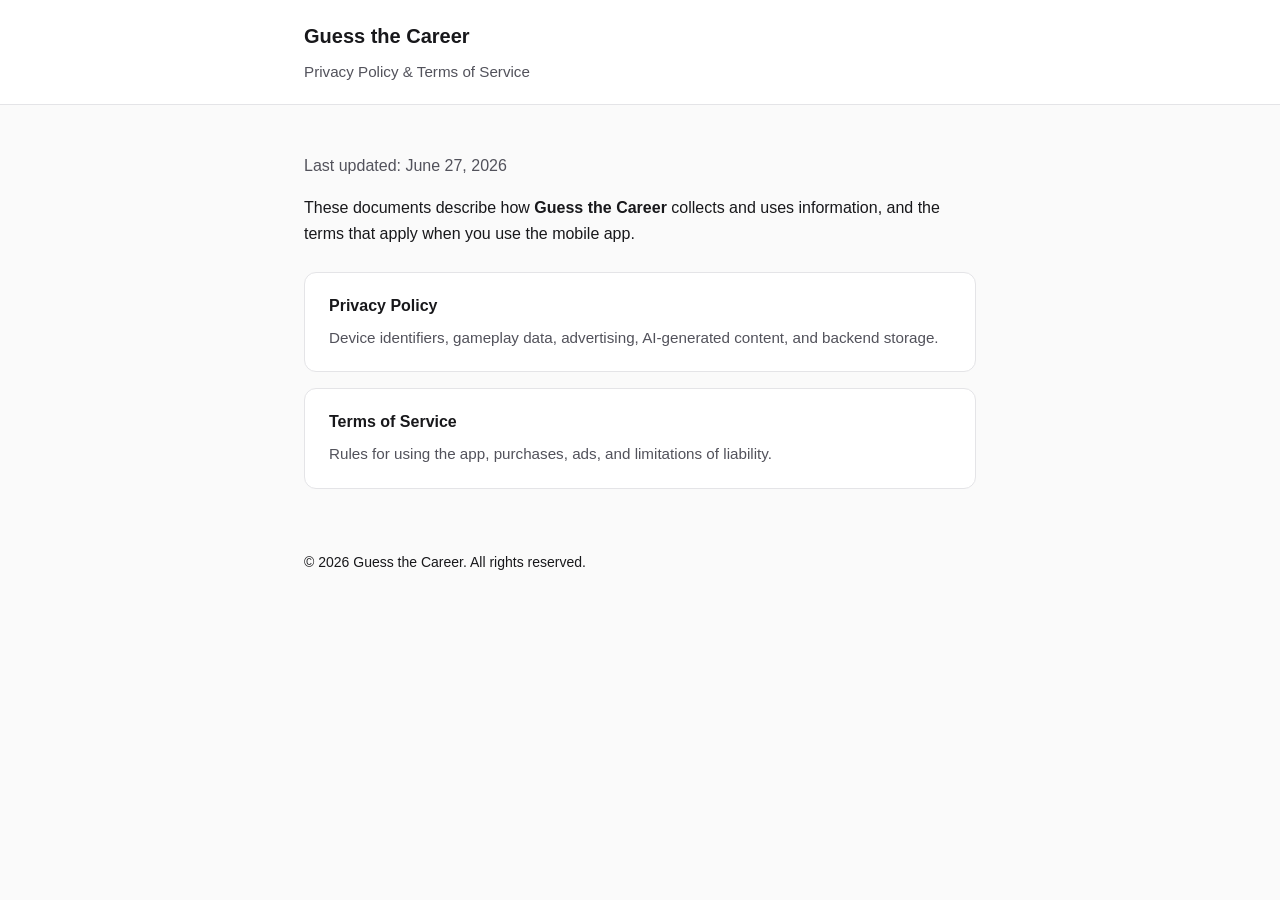
<file: index.html>
<!DOCTYPE html>
<html lang="en">
<head>
  <meta charset="utf-8">
  <meta name="viewport" content="width=device-width, initial-scale=1">
  <title>Guess the Career — Legal</title>
  <link rel="stylesheet" href="style.css">
</head>
<body>
  <header>
    <div class="header-inner">
      <h1>Guess the Career</h1>
      <p>Privacy Policy &amp; Terms of Service</p>
    </div>
  </header>

  <main>
    <p class="muted">Last updated: June 27, 2026</p>

    <p>
      These documents describe how <strong>Guess the Career</strong> collects and uses information,
      and the terms that apply when you use the mobile app.
    </p>

    <nav class="links" aria-label="Legal documents">
      <a class="card" href="privacy-policy.html">
        <strong>Privacy Policy</strong>
        <span>Device identifiers, gameplay data, advertising, AI-generated content, and backend storage.</span>
      </a>
      <a class="card" href="terms-of-service.html">
        <strong>Terms of Service</strong>
        <span>Rules for using the app, purchases, ads, and limitations of liability.</span>
      </a>
    </nav>
  </main>

  <footer>
    <p>&copy; 2026 Guess the Career. All rights reserved.</p>
  </footer>
</body>
</html>
</file>
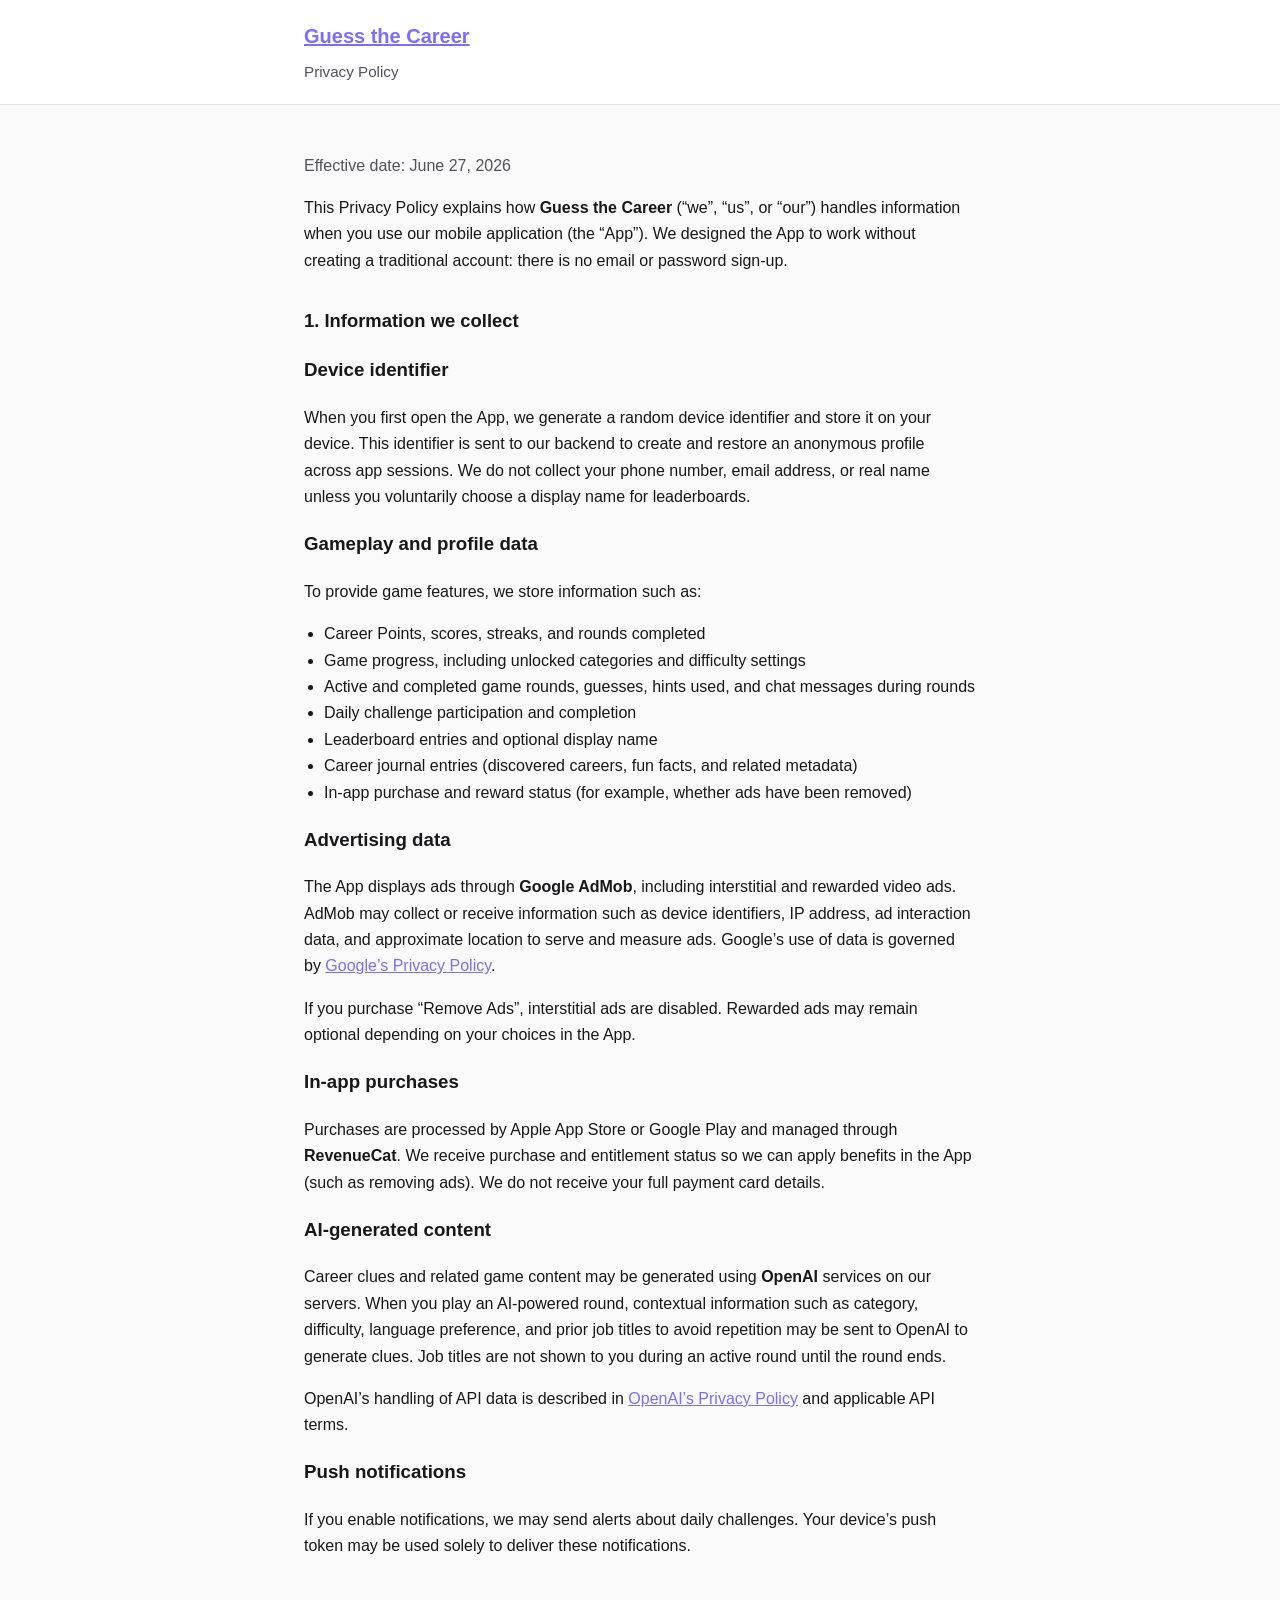
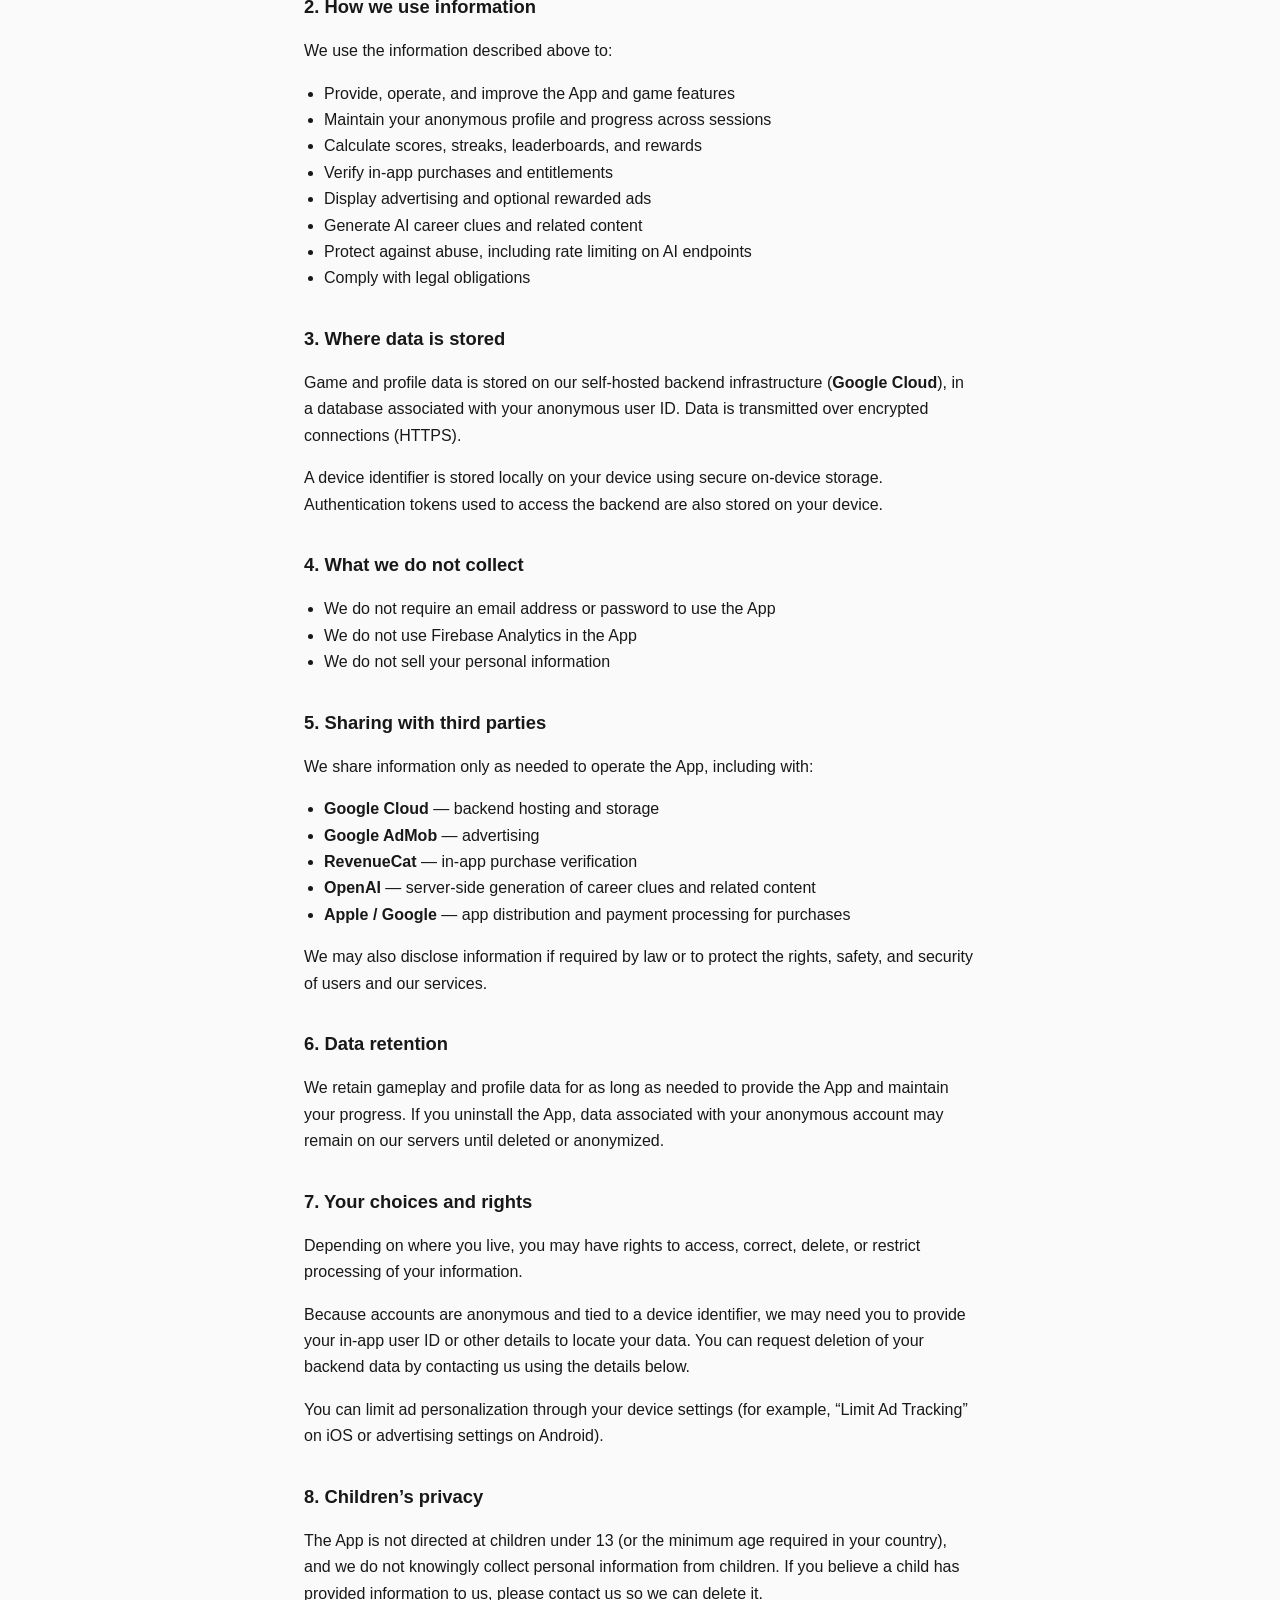
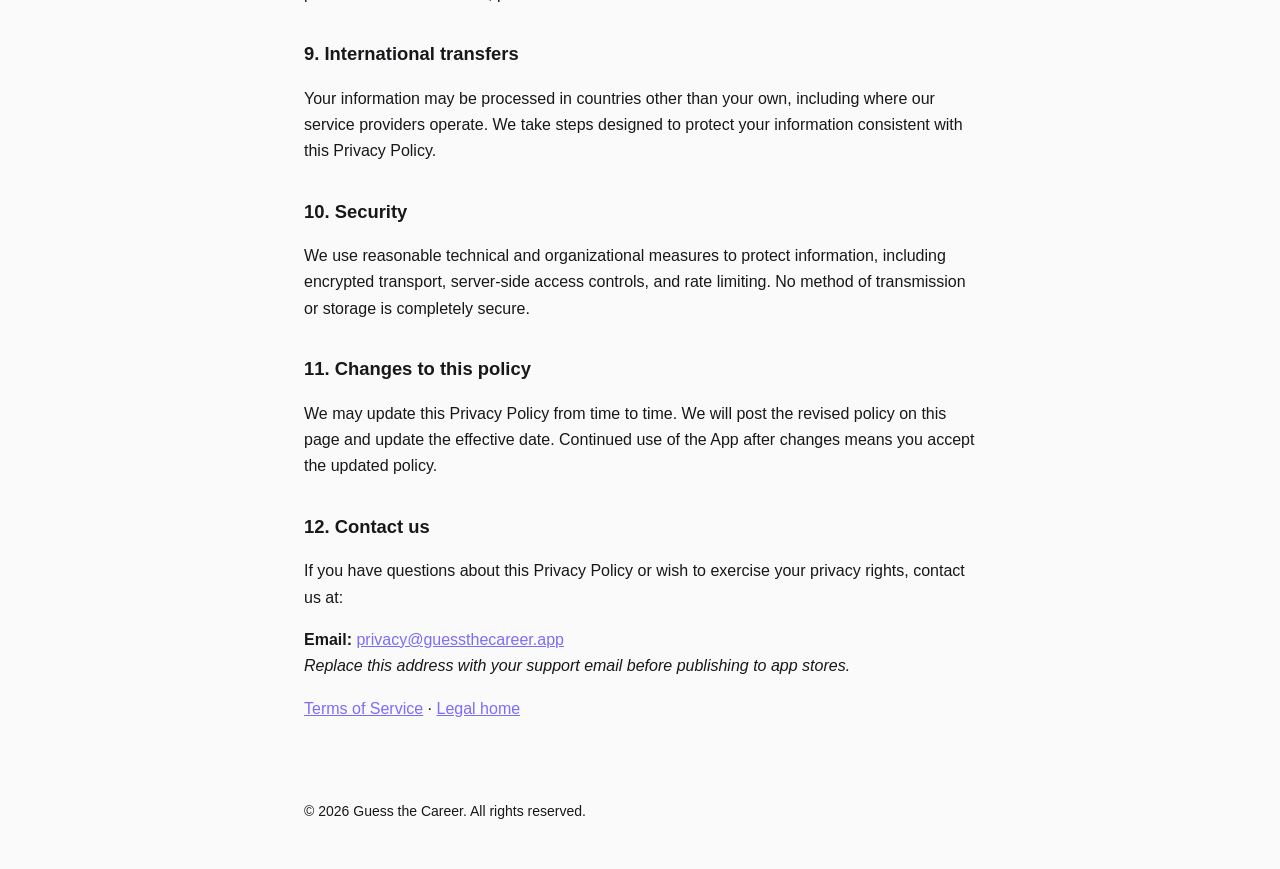
<file: privacy-policy.html>
<!DOCTYPE html>
<html lang="en">
<head>
  <meta charset="utf-8">
  <meta name="viewport" content="width=device-width, initial-scale=1">
  <title>Privacy Policy — Guess the Career</title>
  <link rel="stylesheet" href="style.css">
</head>
<body>
  <header>
    <div class="header-inner">
      <h1><a href="index.html">Guess the Career</a></h1>
      <p>Privacy Policy</p>
    </div>
  </header>

  <main>
    <p class="muted">Effective date: June 27, 2026</p>

    <p>
      This Privacy Policy explains how <strong>Guess the Career</strong> (“we”, “us”, or “our”)
      handles information when you use our mobile application (the “App”).
      We designed the App to work without creating a traditional account: there is no email
      or password sign-up.
    </p>

    <h2>1. Information we collect</h2>

    <h3>Device identifier</h3>
    <p>
      When you first open the App, we generate a random device identifier and store it on your
      device. This identifier is sent to our backend to create and restore an anonymous profile
      across app sessions. We do not collect your phone number, email address, or real name
      unless you voluntarily choose a display name for leaderboards.
    </p>

    <h3>Gameplay and profile data</h3>
    <p>To provide game features, we store information such as:</p>
    <ul>
      <li>Career Points, scores, streaks, and rounds completed</li>
      <li>Game progress, including unlocked categories and difficulty settings</li>
      <li>Active and completed game rounds, guesses, hints used, and chat messages during rounds</li>
      <li>Daily challenge participation and completion</li>
      <li>Leaderboard entries and optional display name</li>
      <li>Career journal entries (discovered careers, fun facts, and related metadata)</li>
      <li>In-app purchase and reward status (for example, whether ads have been removed)</li>
    </ul>

    <h3>Advertising data</h3>
    <p>
      The App displays ads through <strong>Google AdMob</strong>, including interstitial and
      rewarded video ads. AdMob may collect or receive information such as device identifiers,
      IP address, ad interaction data, and approximate location to serve and measure ads.
      Google’s use of data is governed by
      <a href="https://policies.google.com/privacy" rel="noopener noreferrer">Google’s Privacy Policy</a>.
    </p>
    <p>
      If you purchase “Remove Ads”, interstitial ads are disabled. Rewarded ads may remain
      optional depending on your choices in the App.
    </p>

    <h3>In-app purchases</h3>
    <p>
      Purchases are processed by Apple App Store or Google Play and managed through
      <strong>RevenueCat</strong>. We receive purchase and entitlement status so we can apply
      benefits in the App (such as removing ads). We do not receive your full payment card details.
    </p>

    <h3>AI-generated content</h3>
    <p>
      Career clues and related game content may be generated using <strong>OpenAI</strong> services
      on our servers. When you play an AI-powered round, contextual information such as category,
      difficulty, language preference, and prior job titles to avoid repetition may be sent to OpenAI
      to generate clues. Job titles are not shown to you during an active round until the round ends.
    </p>
    <p>
      OpenAI’s handling of API data is described in
      <a href="https://openai.com/policies/privacy-policy" rel="noopener noreferrer">OpenAI’s Privacy Policy</a>
      and applicable API terms.
    </p>

    <h3>Push notifications</h3>
    <p>
      If you enable notifications, we may send alerts about daily challenges. Your device’s push
      token may be used solely to deliver these notifications.
    </p>

    <h2>2. How we use information</h2>
    <p>We use the information described above to:</p>
    <ul>
      <li>Provide, operate, and improve the App and game features</li>
      <li>Maintain your anonymous profile and progress across sessions</li>
      <li>Calculate scores, streaks, leaderboards, and rewards</li>
      <li>Verify in-app purchases and entitlements</li>
      <li>Display advertising and optional rewarded ads</li>
      <li>Generate AI career clues and related content</li>
      <li>Protect against abuse, including rate limiting on AI endpoints</li>
      <li>Comply with legal obligations</li>
    </ul>

    <h2>3. Where data is stored</h2>
    <p>
      Game and profile data is stored on our self-hosted backend infrastructure
      (<strong>Google Cloud</strong>), in a database associated with your anonymous user ID.
      Data is transmitted over encrypted connections (HTTPS).
    </p>
    <p>
      A device identifier is stored locally on your device using secure on-device storage.
      Authentication tokens used to access the backend are also stored on your device.
    </p>

    <h2>4. What we do not collect</h2>
    <ul>
      <li>We do not require an email address or password to use the App</li>
      <li>We do not use Firebase Analytics in the App</li>
      <li>We do not sell your personal information</li>
    </ul>

    <h2>5. Sharing with third parties</h2>
    <p>We share information only as needed to operate the App, including with:</p>
    <ul>
      <li><strong>Google Cloud</strong> — backend hosting and storage</li>
      <li><strong>Google AdMob</strong> — advertising</li>
      <li><strong>RevenueCat</strong> — in-app purchase verification</li>
      <li><strong>OpenAI</strong> — server-side generation of career clues and related content</li>
      <li><strong>Apple / Google</strong> — app distribution and payment processing for purchases</li>
    </ul>
    <p>
      We may also disclose information if required by law or to protect the rights, safety, and
      security of users and our services.
    </p>

    <h2>6. Data retention</h2>
    <p>
      We retain gameplay and profile data for as long as needed to provide the App and maintain
      your progress. If you uninstall the App, data associated with your anonymous account may
      remain on our servers until deleted or anonymized.
    </p>

    <h2>7. Your choices and rights</h2>
    <p>Depending on where you live, you may have rights to access, correct, delete, or restrict
      processing of your information.</p>
    <p>
      Because accounts are anonymous and tied to a device identifier, we may need you to provide
      your in-app user ID or other details to locate your data. You can request deletion of your
      backend data by contacting us using the details below.
    </p>
    <p>
      You can limit ad personalization through your device settings (for example, “Limit Ad Tracking”
      on iOS or advertising settings on Android).
    </p>

    <h2>8. Children’s privacy</h2>
    <p>
      The App is not directed at children under 13 (or the minimum age required in your country),
      and we do not knowingly collect personal information from children. If you believe a child
      has provided information to us, please contact us so we can delete it.
    </p>

    <h2>9. International transfers</h2>
    <p>
      Your information may be processed in countries other than your own, including where our
      service providers operate. We take steps designed to protect your information consistent
      with this Privacy Policy.
    </p>

    <h2>10. Security</h2>
    <p>
      We use reasonable technical and organizational measures to protect information, including
      encrypted transport, server-side access controls, and rate limiting. No method of transmission
      or storage is completely secure.
    </p>

    <h2>11. Changes to this policy</h2>
    <p>
      We may update this Privacy Policy from time to time. We will post the revised policy on this
      page and update the effective date. Continued use of the App after changes means you accept
      the updated policy.
    </p>

    <h2>12. Contact us</h2>
    <p>
      If you have questions about this Privacy Policy or wish to exercise your privacy rights,
      contact us at:
    </p>
    <p>
      <strong>Email:</strong> <a href="mailto:privacy@guessthecareer.app">privacy@guessthecareer.app</a><br>
      <em>Replace this address with your support email before publishing to app stores.</em>
    </p>

    <p><a href="terms-of-service.html">Terms of Service</a> · <a href="index.html">Legal home</a></p>
  </main>

  <footer>
    <p>&copy; 2026 Guess the Career. All rights reserved.</p>
  </footer>
</body>
</html>
</file>
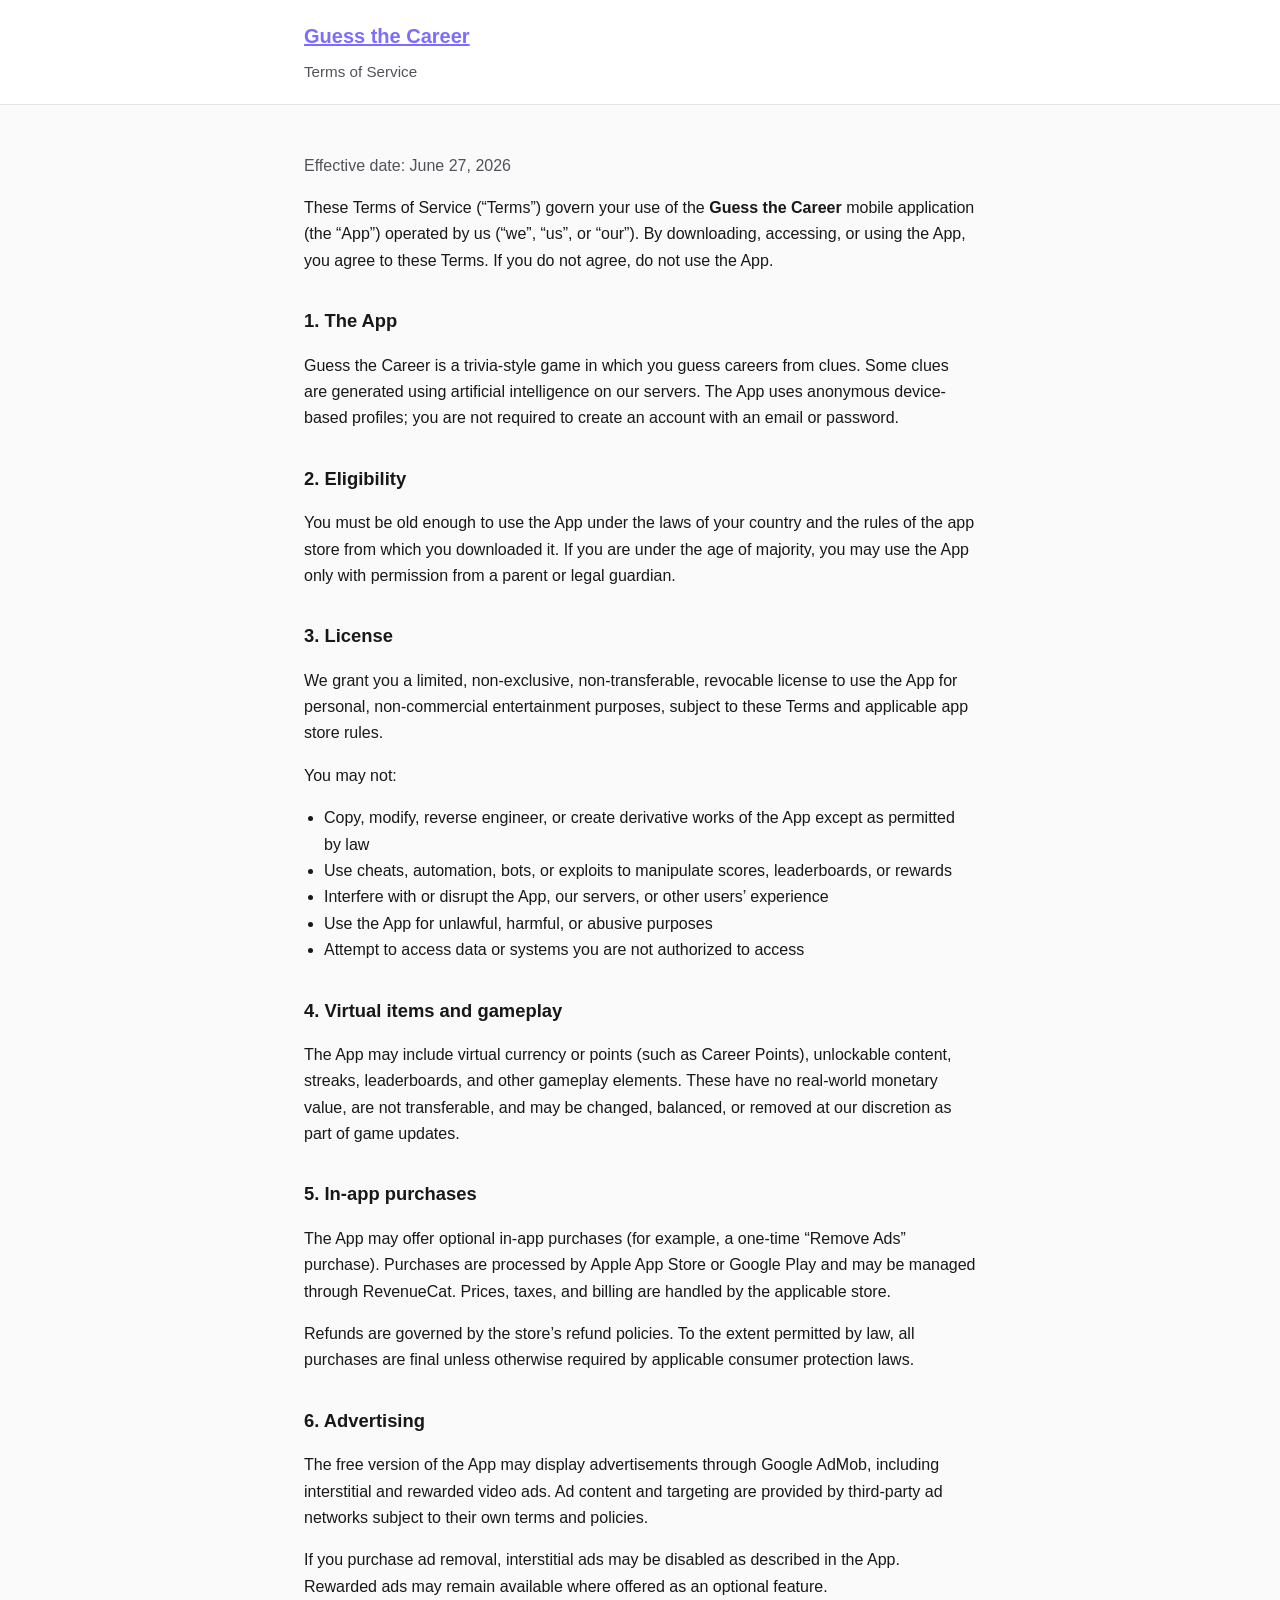
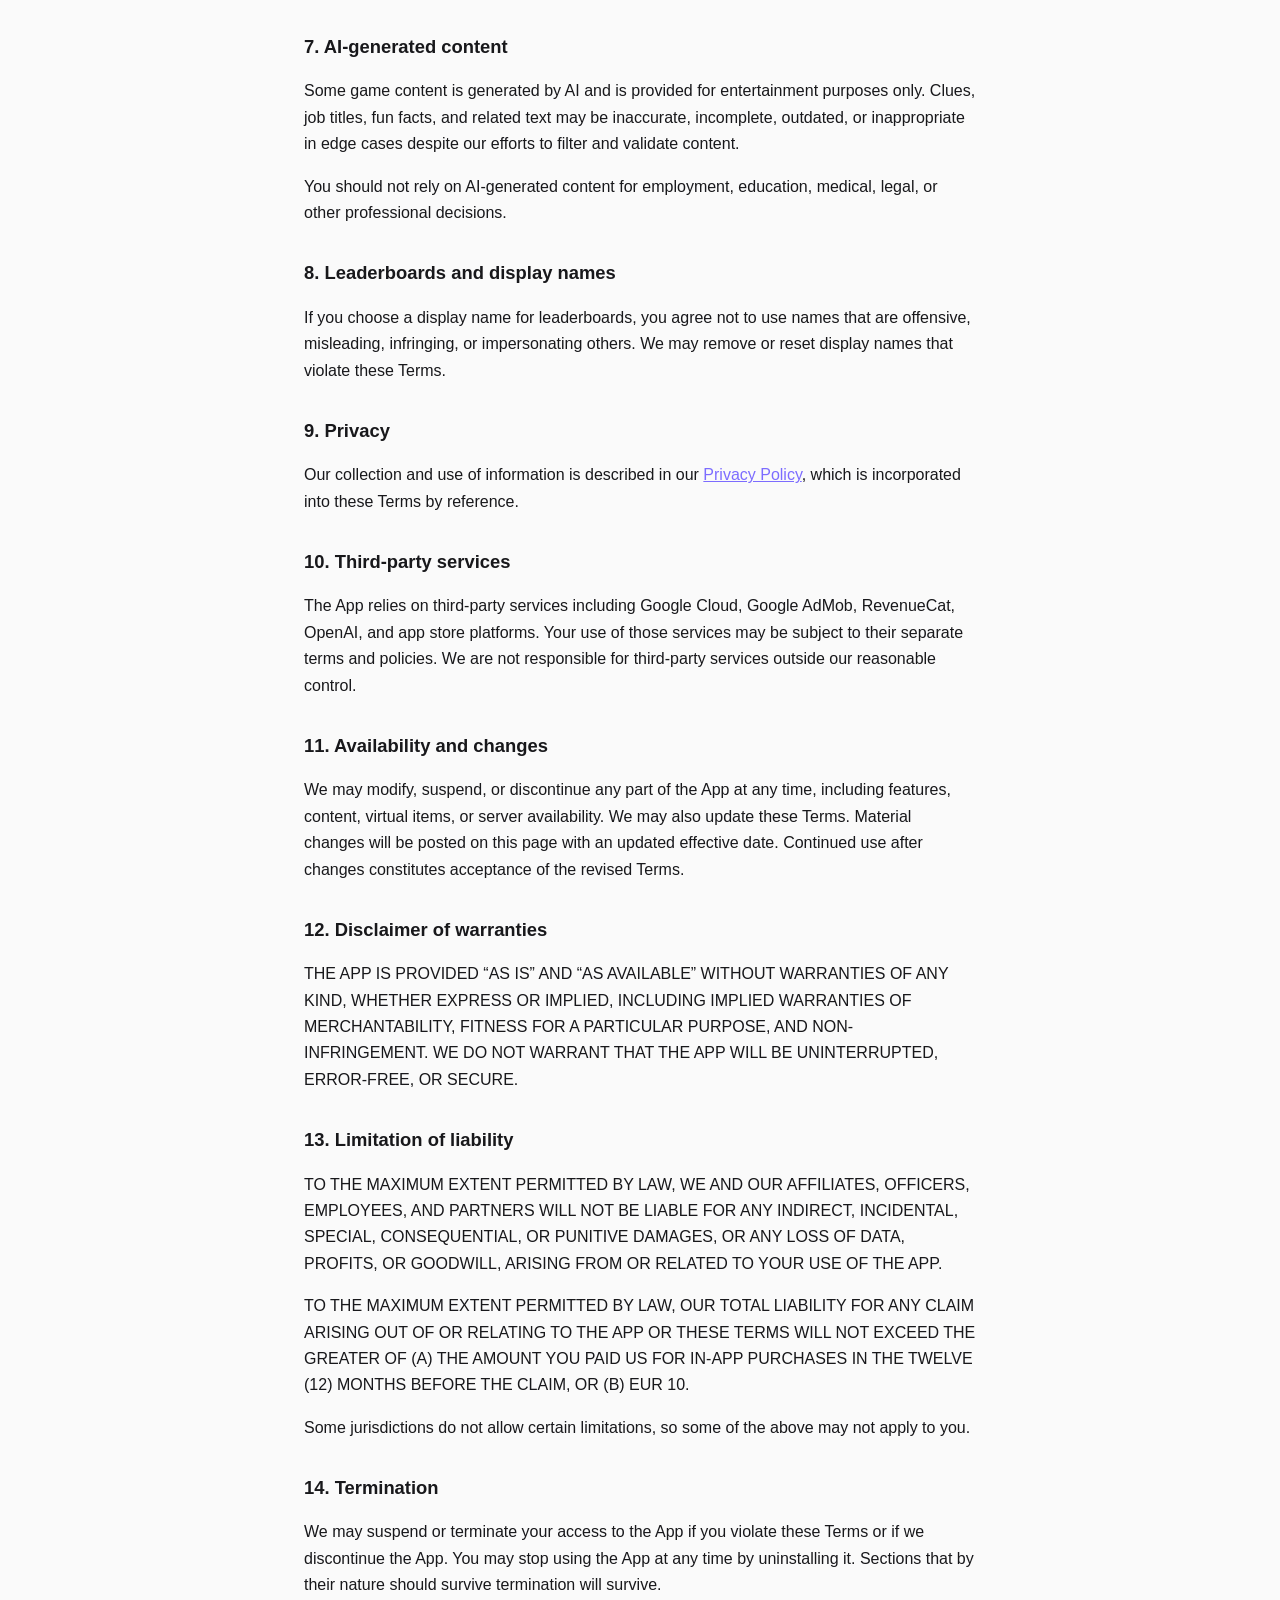
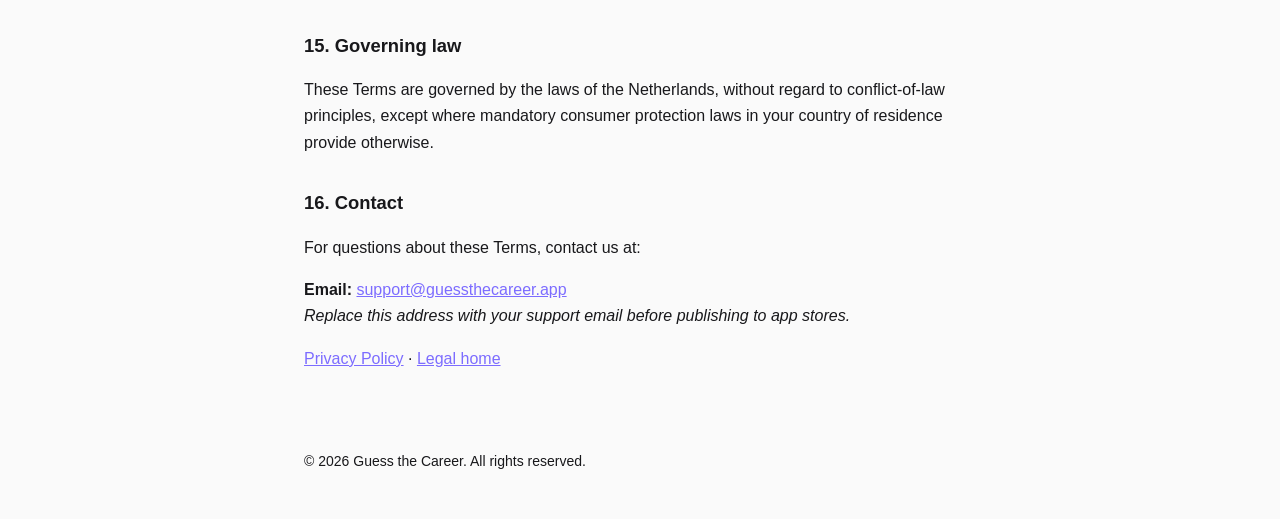
<file: terms-of-service.html>
<!DOCTYPE html>
<html lang="en">
<head>
  <meta charset="utf-8">
  <meta name="viewport" content="width=device-width, initial-scale=1">
  <title>Terms of Service — Guess the Career</title>
  <link rel="stylesheet" href="style.css">
</head>
<body>
  <header>
    <div class="header-inner">
      <h1><a href="index.html">Guess the Career</a></h1>
      <p>Terms of Service</p>
    </div>
  </header>

  <main>
    <p class="muted">Effective date: June 27, 2026</p>

    <p>
      These Terms of Service (“Terms”) govern your use of the <strong>Guess the Career</strong>
      mobile application (the “App”) operated by us (“we”, “us”, or “our”).
      By downloading, accessing, or using the App, you agree to these Terms.
      If you do not agree, do not use the App.
    </p>

    <h2>1. The App</h2>
    <p>
      Guess the Career is a trivia-style game in which you guess careers from clues.
      Some clues are generated using artificial intelligence on our servers. The App uses
      anonymous device-based profiles; you are not required to create an account with an email
      or password.
    </p>

    <h2>2. Eligibility</h2>
    <p>
      You must be old enough to use the App under the laws of your country and the rules of the
      app store from which you downloaded it. If you are under the age of majority, you may use
      the App only with permission from a parent or legal guardian.
    </p>

    <h2>3. License</h2>
    <p>
      We grant you a limited, non-exclusive, non-transferable, revocable license to use the App
      for personal, non-commercial entertainment purposes, subject to these Terms and applicable
      app store rules.
    </p>
    <p>You may not:</p>
    <ul>
      <li>Copy, modify, reverse engineer, or create derivative works of the App except as permitted by law</li>
      <li>Use cheats, automation, bots, or exploits to manipulate scores, leaderboards, or rewards</li>
      <li>Interfere with or disrupt the App, our servers, or other users’ experience</li>
      <li>Use the App for unlawful, harmful, or abusive purposes</li>
      <li>Attempt to access data or systems you are not authorized to access</li>
    </ul>

    <h2>4. Virtual items and gameplay</h2>
    <p>
      The App may include virtual currency or points (such as Career Points), unlockable content,
      streaks, leaderboards, and other gameplay elements. These have no real-world monetary value,
      are not transferable, and may be changed, balanced, or removed at our discretion as part of
      game updates.
    </p>

    <h2>5. In-app purchases</h2>
    <p>
      The App may offer optional in-app purchases (for example, a one-time “Remove Ads” purchase).
      Purchases are processed by Apple App Store or Google Play and may be managed through
      RevenueCat. Prices, taxes, and billing are handled by the applicable store.
    </p>
    <p>
      Refunds are governed by the store’s refund policies. To the extent permitted by law, all
      purchases are final unless otherwise required by applicable consumer protection laws.
    </p>

    <h2>6. Advertising</h2>
    <p>
      The free version of the App may display advertisements through Google AdMob, including
      interstitial and rewarded video ads. Ad content and targeting are provided by third-party
      ad networks subject to their own terms and policies.
    </p>
    <p>
      If you purchase ad removal, interstitial ads may be disabled as described in the App.
      Rewarded ads may remain available where offered as an optional feature.
    </p>

    <h2>7. AI-generated content</h2>
    <p>
      Some game content is generated by AI and is provided for entertainment purposes only.
      Clues, job titles, fun facts, and related text may be inaccurate, incomplete, outdated,
      or inappropriate in edge cases despite our efforts to filter and validate content.
    </p>
    <p>
      You should not rely on AI-generated content for employment, education, medical, legal,
      or other professional decisions.
    </p>

    <h2>8. Leaderboards and display names</h2>
    <p>
      If you choose a display name for leaderboards, you agree not to use names that are offensive,
      misleading, infringing, or impersonating others. We may remove or reset display names that
      violate these Terms.
    </p>

    <h2>9. Privacy</h2>
    <p>
      Our collection and use of information is described in our
      <a href="privacy-policy.html">Privacy Policy</a>, which is incorporated into these Terms by reference.
    </p>

    <h2>10. Third-party services</h2>
    <p>
      The App relies on third-party services including Google Cloud, Google AdMob, RevenueCat,
      OpenAI, and app store platforms. Your use of those services may be subject to their separate
      terms and policies. We are not responsible for third-party services outside our reasonable control.
    </p>

    <h2>11. Availability and changes</h2>
    <p>
      We may modify, suspend, or discontinue any part of the App at any time, including features,
      content, virtual items, or server availability. We may also update these Terms. Material
      changes will be posted on this page with an updated effective date. Continued use after
      changes constitutes acceptance of the revised Terms.
    </p>

    <h2>12. Disclaimer of warranties</h2>
    <p>
      THE APP IS PROVIDED “AS IS” AND “AS AVAILABLE” WITHOUT WARRANTIES OF ANY KIND, WHETHER
      EXPRESS OR IMPLIED, INCLUDING IMPLIED WARRANTIES OF MERCHANTABILITY, FITNESS FOR A
      PARTICULAR PURPOSE, AND NON-INFRINGEMENT. WE DO NOT WARRANT THAT THE APP WILL BE
      UNINTERRUPTED, ERROR-FREE, OR SECURE.
    </p>

    <h2>13. Limitation of liability</h2>
    <p>
      TO THE MAXIMUM EXTENT PERMITTED BY LAW, WE AND OUR AFFILIATES, OFFICERS, EMPLOYEES, AND
      PARTNERS WILL NOT BE LIABLE FOR ANY INDIRECT, INCIDENTAL, SPECIAL, CONSEQUENTIAL, OR
      PUNITIVE DAMAGES, OR ANY LOSS OF DATA, PROFITS, OR GOODWILL, ARISING FROM OR RELATED TO
      YOUR USE OF THE APP.
    </p>
    <p>
      TO THE MAXIMUM EXTENT PERMITTED BY LAW, OUR TOTAL LIABILITY FOR ANY CLAIM ARISING OUT OF
      OR RELATING TO THE APP OR THESE TERMS WILL NOT EXCEED THE GREATER OF (A) THE AMOUNT YOU
      PAID US FOR IN-APP PURCHASES IN THE TWELVE (12) MONTHS BEFORE THE CLAIM, OR (B) EUR 10.
    </p>
    <p>
      Some jurisdictions do not allow certain limitations, so some of the above may not apply to you.
    </p>

    <h2>14. Termination</h2>
    <p>
      We may suspend or terminate your access to the App if you violate these Terms or if we
      discontinue the App. You may stop using the App at any time by uninstalling it.
      Sections that by their nature should survive termination will survive.
    </p>

    <h2>15. Governing law</h2>
    <p>
      These Terms are governed by the laws of the Netherlands, without regard to conflict-of-law
      principles, except where mandatory consumer protection laws in your country of residence
      provide otherwise.
    </p>

    <h2>16. Contact</h2>
    <p>
      For questions about these Terms, contact us at:
    </p>
    <p>
      <strong>Email:</strong> <a href="mailto:support@guessthecareer.app">support@guessthecareer.app</a><br>
      <em>Replace this address with your support email before publishing to app stores.</em>
    </p>

    <p><a href="privacy-policy.html">Privacy Policy</a> · <a href="index.html">Legal home</a></p>
  </main>

  <footer>
    <p>&copy; 2026 Guess the Career. All rights reserved.</p>
  </footer>
</body>
</html>
</file>
<file: style.css>
:root {
  color-scheme: light dark;
  --bg: #0d0d12;
  --surface: #16161f;
  --text: #f2f2f7;
  --muted: #a1a1aa;
  --accent: #7c6cff;
  --border: #2a2a36;
  --max-width: 720px;
}

@media (prefers-color-scheme: light) {
  :root {
    --bg: #fafafa;
    --surface: #ffffff;
    --text: #18181b;
    --muted: #52525b;
    --border: #e4e4e7;
  }
}

* {
  box-sizing: border-box;
}

body {
  margin: 0;
  font-family: -apple-system, BlinkMacSystemFont, "Segoe UI", Roboto, Helvetica, Arial, sans-serif;
  line-height: 1.65;
  color: var(--text);
  background: var(--bg);
}

header {
  border-bottom: 1px solid var(--border);
  background: var(--surface);
}

.header-inner {
  max-width: var(--max-width);
  margin: 0 auto;
  padding: 1.25rem 1.5rem;
}

header h1 {
  margin: 0;
  font-size: 1.25rem;
  font-weight: 600;
}

header p {
  margin: 0.35rem 0 0;
  color: var(--muted);
  font-size: 0.95rem;
}

main {
  max-width: var(--max-width);
  margin: 0 auto;
  padding: 2rem 1.5rem 3rem;
}

h2 {
  margin: 2rem 0 0.75rem;
  font-size: 1.15rem;
}

h2:first-child {
  margin-top: 0;
}

p,
li {
  color: var(--text);
}

.muted {
  color: var(--muted);
}

ul {
  padding-left: 1.25rem;
}

a {
  color: var(--accent);
}

nav.links {
  display: grid;
  gap: 1rem;
  margin-top: 1.5rem;
}

.card {
  display: block;
  padding: 1.25rem 1.5rem;
  border: 1px solid var(--border);
  border-radius: 12px;
  background: var(--surface);
  text-decoration: none;
  color: inherit;
  transition: border-color 0.15s ease;
}

.card:hover {
  border-color: var(--accent);
}

.card strong {
  display: block;
  margin-bottom: 0.35rem;
}

.card span {
  color: var(--muted);
  font-size: 0.95rem;
}

footer {
  max-width: var(--max-width);
  margin: 0 auto;
  padding: 0 1.5rem 2rem;
  color: var(--muted);
  font-size: 0.875rem;
}
</file>
